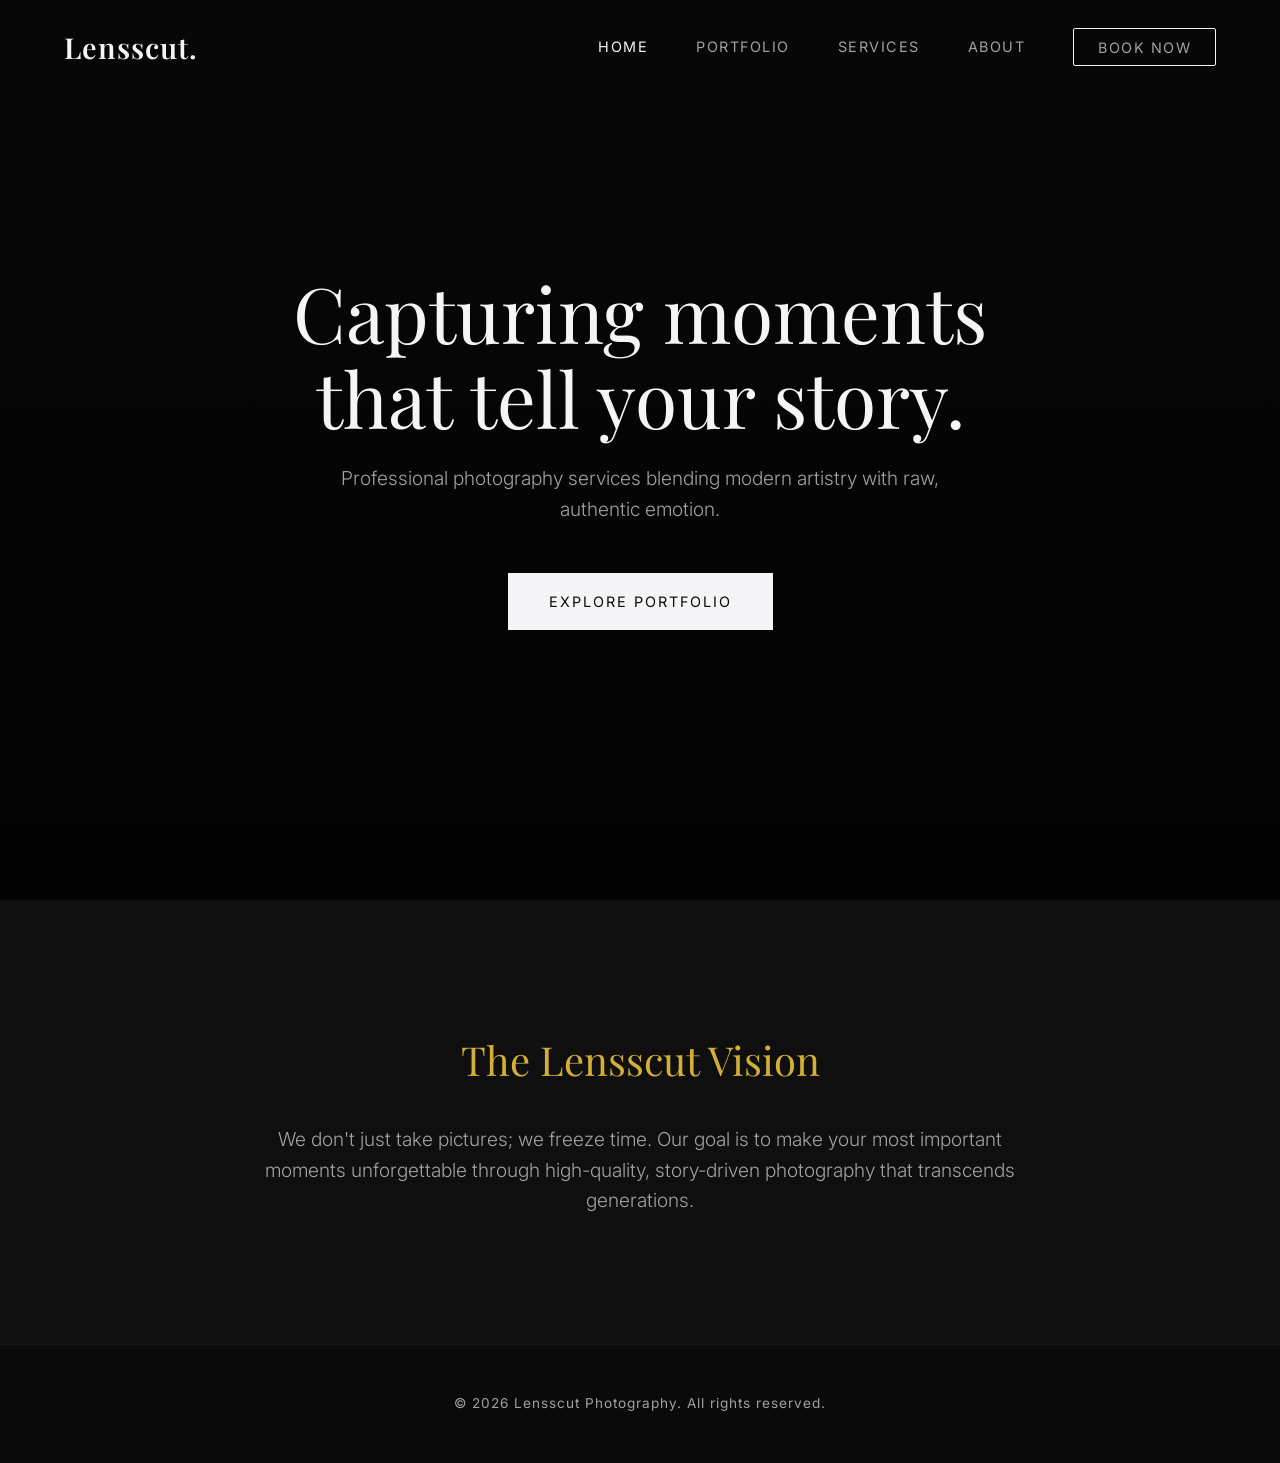
<file: index.html>
<!DOCTYPE html>
<html lang="en">
<head>
    <meta charset="UTF-8">
    <meta name="viewport" content="width=device-width, initial-scale=1.0">
    <title>Lensscut | Professional Photography</title>
    
    <link rel="preconnect" href="https://fonts.googleapis.com">
    <link rel="preconnect" href="https://fonts.gstatic.com" crossorigin>
    <link href="https://fonts.googleapis.com/css2?family=Inter:wght@300;400;500&family=Playfair+Display:ital,wght@0,400;0,600;1,400&display=swap" rel="stylesheet">
    
    <link rel="stylesheet" href="css/styles.css">
</head>
<body>
    <header id="header">
        <nav class="navbar">
            <a href="index.html" class="brand">Lensscut.</a>
            <ul class="nav-links">
                <li><a href="index.html" class="active">Home</a></li>
                <li><a href="portfolio.html">Portfolio</a></li>
                <li><a href="services.html">Services</a></li>
                <li><a href="about.html">About</a></li>
                <li><a href="contact.html" class="btn-nav">Book Now</a></li>
            </ul>
            <div class="burger-menu" id="burger-menu">
                <span></span><span></span><span></span>
            </div>
        </nav>
    </header>

    <main>
        <section class="hero">
            <div class="hero-content">
                <h1 class="animate-up delay-1">Capturing moments <br>that tell your story.</h1>
                <p class="animate-up delay-2">Professional photography services blending modern artistry with raw, authentic emotion.</p>
                <div class="animate-up delay-3">
                    <a href="portfolio.html" class="btn-primary">Explore Portfolio</a>
                </div>
            </div>
        </section>

        <section class="quick-about fade-on-scroll">
            <div class="about-container">
                <h2 class="section-title">The Lensscut Vision</h2>
                <p>We don't just take pictures; we freeze time. Our goal is to make your most important moments unforgettable through high-quality, story-driven photography that transcends generations.</p>
            </div>
        </section>
    </main>

    <footer>
        <p>&copy; 2026 Lensscut Photography. All rights reserved.</p>
    </footer>

    <script src="js/main.js"></script>
</body>
</html>
</file>
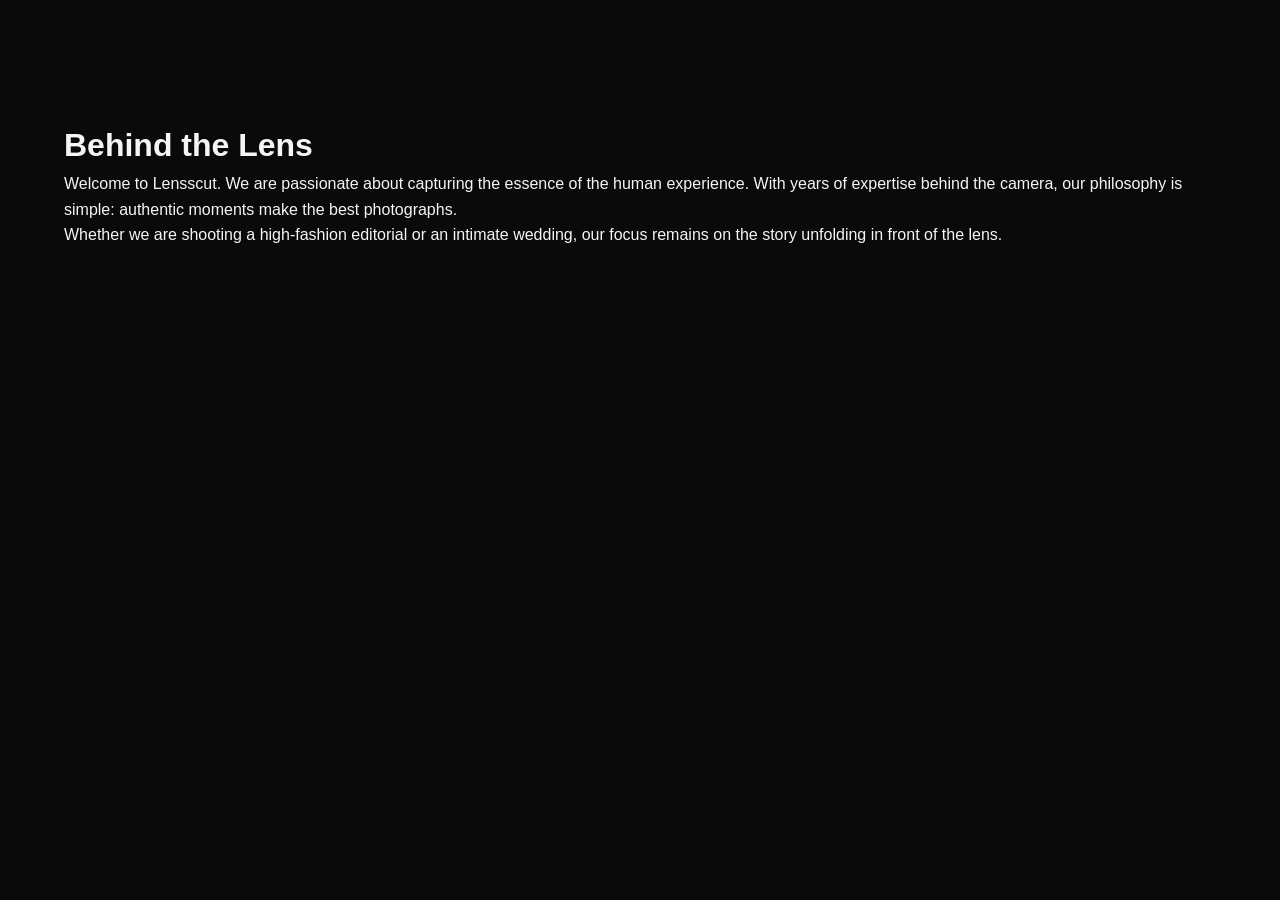
<file: about.html>
<!DOCTYPE html>
<html lang="en">
<head>
    <meta charset="UTF-8">
    <meta name="viewport" content="width=device-width, initial-scale=1.0">
    <title>About | Lensscut</title>
    <link rel="stylesheet" href="css/styles.css">
</head>
<body>
    <main class="page-container fade-in">
        <h1>Behind the Lens</h1>
        <div class="about-content">
            <p>Welcome to Lensscut. We are passionate about capturing the essence of the human experience. With years of expertise behind the camera, our philosophy is simple: authentic moments make the best photographs.</p>
            <p>Whether we are shooting a high-fashion editorial or an intimate wedding, our focus remains on the story unfolding in front of the lens.</p>
        </div>
    </main>
    <script src="js/animations.js"></script>
</body>
</html>
</file>
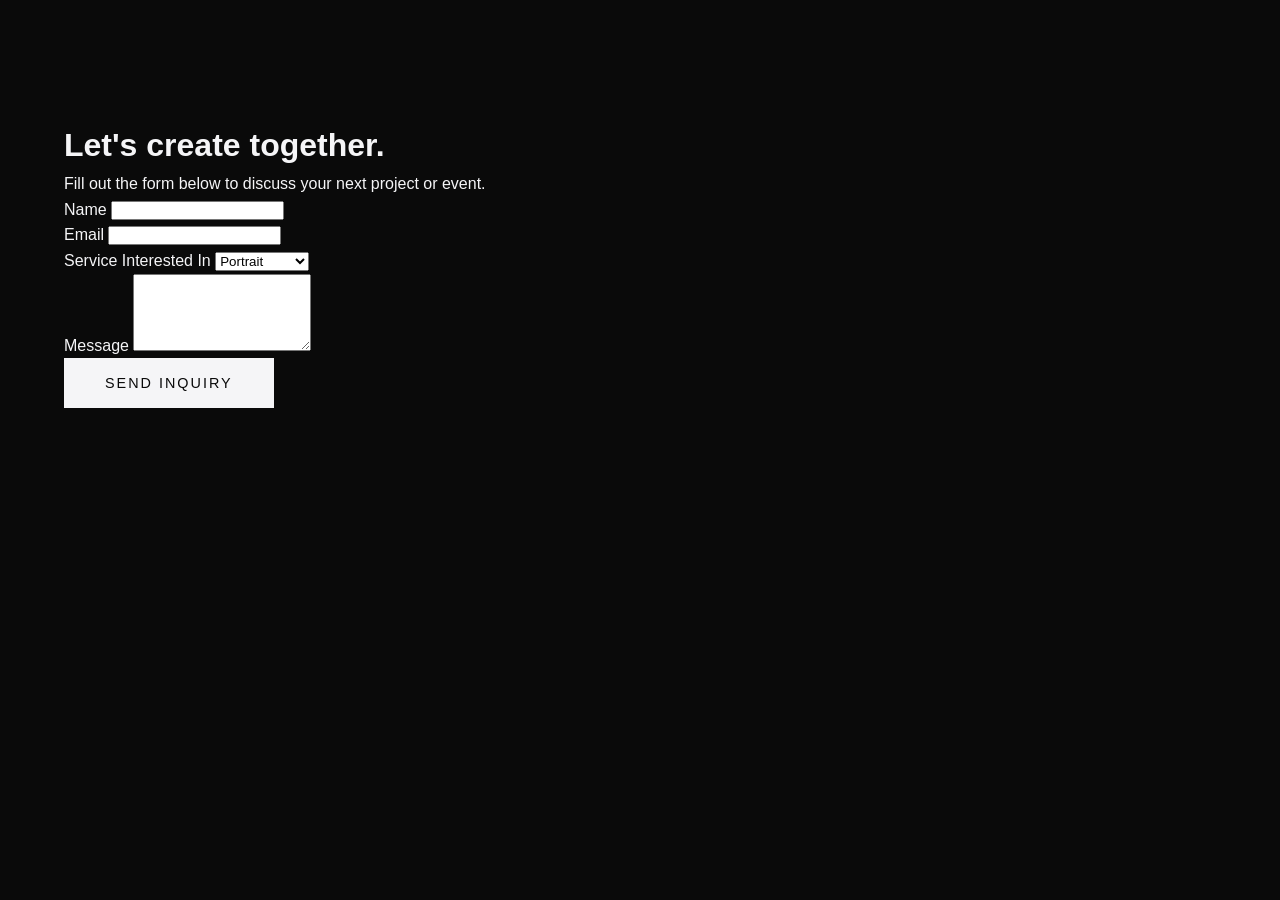
<file: contact.html>
<!DOCTYPE html>
<html lang="en">
<head>
    <meta charset="UTF-8">
    <meta name="viewport" content="width=device-width, initial-scale=1.0">
    <title>Contact | Lensscut</title>
    <link rel="stylesheet" href="css/styles.css">
</head>
<body>
    <main class="page-container fade-in">
        <h1>Let's create together.</h1>
        <p>Fill out the form below to discuss your next project or event.</p>
        
        <form class="contact-form" id="contactForm">
            <div class="form-group">
                <label for="name">Name</label>
                <input type="text" id="name" required>
            </div>
            <div class="form-group">
                <label for="email">Email</label>
                <input type="email" id="email" required>
            </div>
            <div class="form-group">
                <label for="service">Service Interested In</label>
                <select id="service">
                    <option>Portrait</option>
                    <option>Wedding</option>
                    <option>Commercial</option>
                    <option>Other</option>
                </select>
            </div>
            <div class="form-group">
                <label for="message">Message</label>
                <textarea id="message" rows="5" required></textarea>
            </div>
            <button type="submit" class="btn-primary">Send Inquiry</button>
        </form>
    </main>
    <script src="js/main.js"></script>
</body>
</html>
</file>
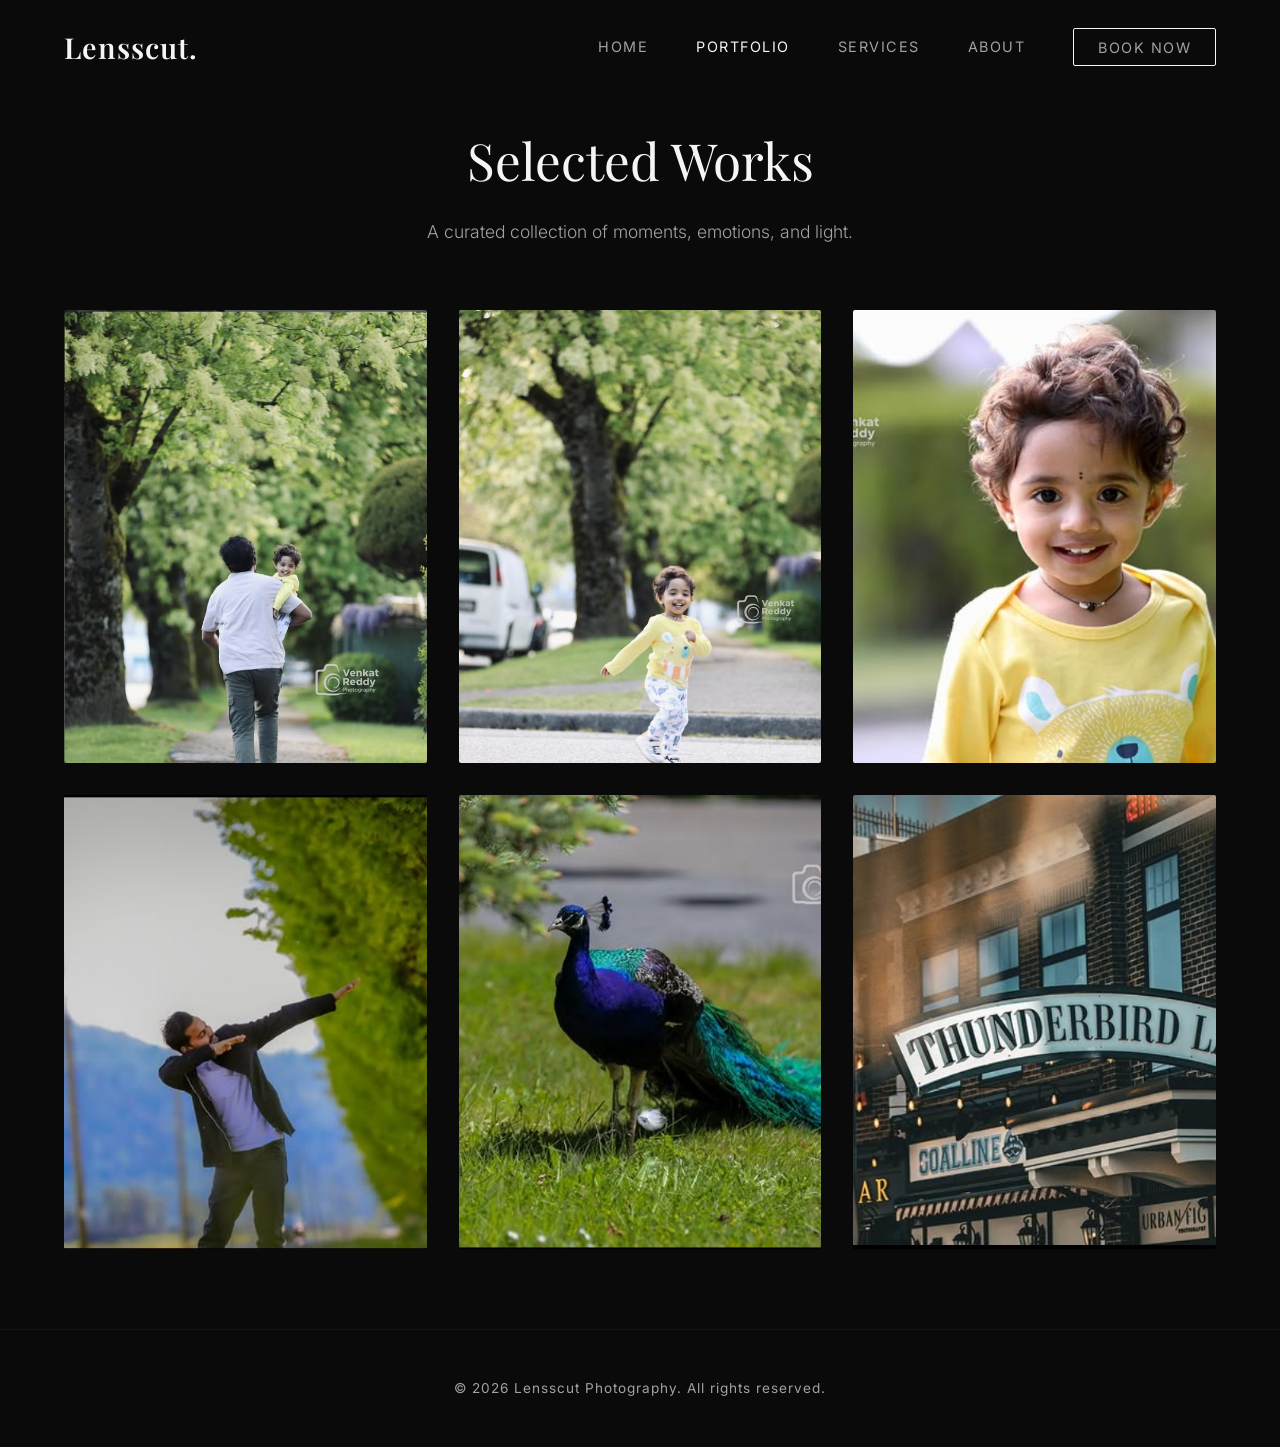
<file: portfolio.html>
<!DOCTYPE html>
<html lang="en">
<head>
    <meta charset="UTF-8">
    <meta name="viewport" content="width=device-width, initial-scale=1.0">
    <title>Portfolio | Lensscut</title>
    
    <!-- Premium Google Fonts -->
    <link rel="preconnect" href="https://fonts.googleapis.com">
    <link rel="preconnect" href="https://fonts.gstatic.com" crossorigin>
    <link href="https://fonts.googleapis.com/css2?family=Inter:wght@300;400;500&family=Playfair+Display:ital,wght@0,400;0,600;1,400&display=swap" rel="stylesheet">
    
    <link rel="stylesheet" href="css/styles.css">
</head>
<body>
    <header id="header">
        <nav class="navbar">
            <a href="index.html" class="brand">Lensscut.</a>
            <ul class="nav-links">
                <li><a href="index.html">Home</a></li>
                <li><a href="portfolio.html" class="active">Portfolio</a></li>
                <li><a href="services.html">Services</a></li>
                <li><a href="about.html">About</a></li>
                <li><a href="contact.html" class="btn-nav">Book Now</a></li>
            </ul>
            <div class="burger-menu" id="burger-menu">
                <span></span><span></span><span></span>
            </div>
        </nav>
    </header>

    <main class="page-container">
        <div class="portfolio-header animate-up delay-1">
            <h1>Selected Works</h1>
            <p>A curated collection of moments, emotions, and light.</p>
        </div>

        <div class="portfolio-grid fade-on-scroll">
            <div class="gallery-item">
                <img src="images/portfolio/img1.jpg" alt="Wedding Photography">
                <div class="gallery-overlay">
                    <span>01</span>
                    <h3>The Vows</h3>
                </div>
            </div>
            <div class="gallery-item">
                <img src="images/portfolio/img2.jpg" alt="Portrait Session">
                <div class="gallery-overlay">
                    <span>02</span>
                    <h3>Studio Portraits</h3>
                </div>
            </div>
            <div class="gallery-item">
                <img src="images/portfolio/img3.jpg" alt="Commercial Shoot">
                <div class="gallery-overlay">
                    <span>03</span>
                    <h3>Brand Editorials</h3>
                </div>
            </div>
            <div class="gallery-item">
                <img src="images/portfolio/img4.jpg" alt="Event Photography">
                <div class="gallery-overlay">
                    <span>04</span>
                    <h3>Live Events</h3>
                </div>
            </div>
            <div class="gallery-item">
                <img src="images/portfolio/img5.jpg" alt="Nature Photography">
                <div class="gallery-overlay">
                    <span>05</span>
                    <h3>Landscapes</h3>
                </div>
            </div>
            <div class="gallery-item">
                <img src="images/portfolio/img6.jpg" alt="Street Photography">
                <div class="gallery-overlay">
                    <span>06</span>
                    <h3>Urban Life</h3>
                </div>
            </div>
        </div>
    </main>

    <footer>
        <p>&copy; 2026 Lensscut Photography. All rights reserved.</p>
    </footer>

    <script src="js/main.js"></script>
</body>
</html>
</file>
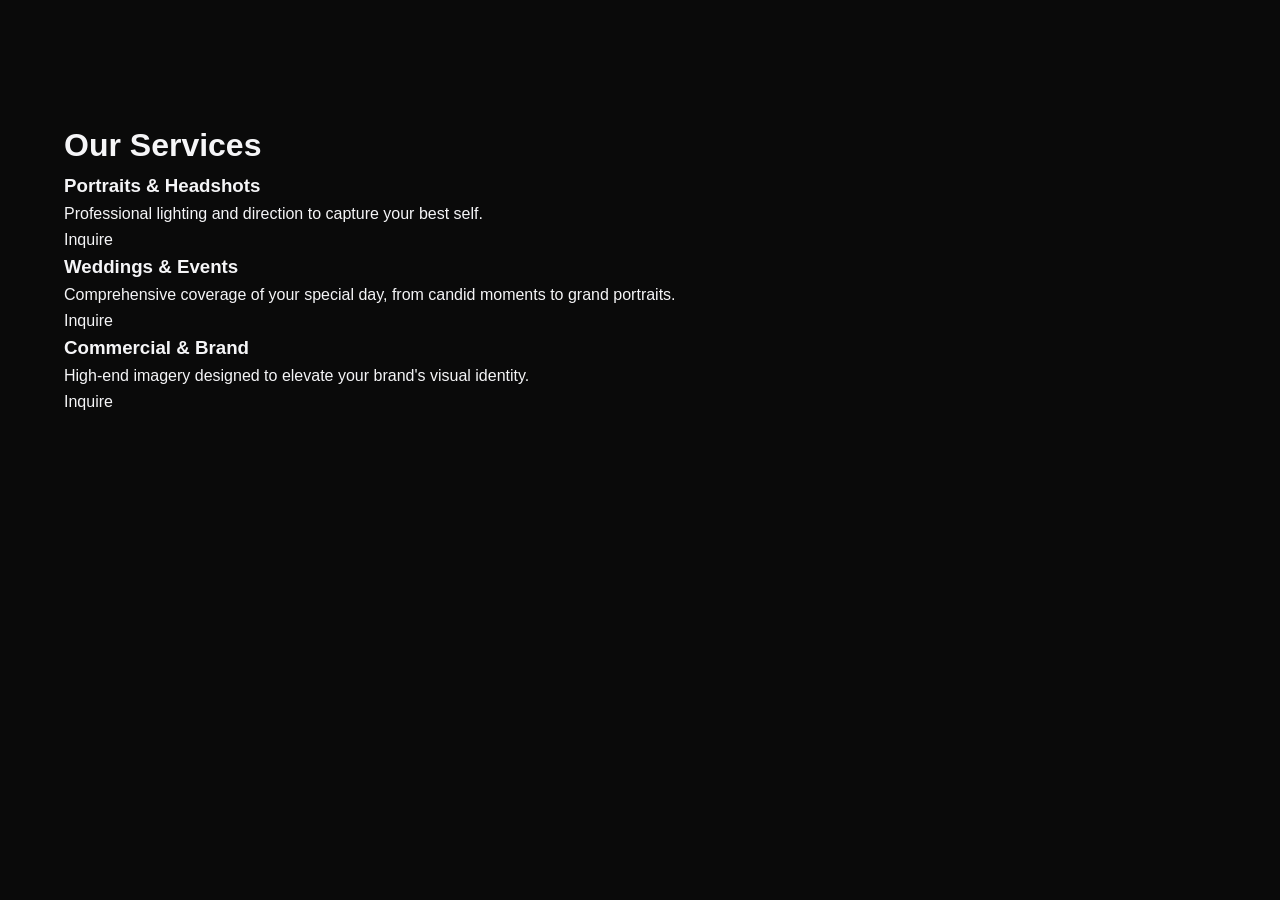
<file: services.html>
<!DOCTYPE html>
<html lang="en">
<head>
    <meta charset="UTF-8">
    <meta name="viewport" content="width=device-width, initial-scale=1.0">
    <title>Services | Lensscut</title>
    <link rel="stylesheet" href="css/styles.css">
    <link rel="stylesheet" href="css/responsive.css">
</head>
<body>
    <main class="page-container fade-in">
        <h1>Our Services</h1>
        <div class="services-container">
            <div class="service-card">
                <h3>Portraits & Headshots</h3>
                <p>Professional lighting and direction to capture your best self.</p>
                <a href="contact.html" class="btn-secondary">Inquire</a>
            </div>
            <div class="service-card">
                <h3>Weddings & Events</h3>
                <p>Comprehensive coverage of your special day, from candid moments to grand portraits.</p>
                <a href="contact.html" class="btn-secondary">Inquire</a>
            </div>
            <div class="service-card">
                <h3>Commercial & Brand</h3>
                <p>High-end imagery designed to elevate your brand's visual identity.</p>
                <a href="contact.html" class="btn-secondary">Inquire</a>
            </div>
        </div>
    </main>
    <script src="js/animations.js"></script>
</body>
</html>
</file>
<file: css/styles.css>
/* --- CSS VARIABLES (Premium Color Palette) --- */
:root {
    --bg-color: #0a0a0a;
    --text-main: #f5f5f7;
    --text-muted: #a1a1a6;
    --accent: #d4af37; /* Subtle gold */
    --font-heading: 'Playfair Display', serif;
    --font-body: 'Inter', sans-serif;
    --transition-smooth: 0.6s cubic-bezier(0.16, 1, 0.3, 1);
}

/* --- RESET & BASE --- */
* {
    margin: 0;
    padding: 0;
    box-sizing: border-box;
}

body {
    background-color: var(--bg-color);
    color: var(--text-main);
    font-family: var(--font-body);
    -webkit-font-smoothing: antialiased;
    line-height: 1.6;
    overflow-x: hidden;
}

a {
    text-decoration: none;
    color: inherit;
}

/* --- NAVIGATION --- */
header {
    position: fixed;
    top: 0;
    width: 100%;
    padding: 1.5rem 5%;
    z-index: 1000;
    transition: var(--transition-smooth);
}

header.scrolled {
    background: rgba(10, 10, 10, 0.85);
    backdrop-filter: blur(12px);
    padding: 1rem 5%;
    border-bottom: 1px solid rgba(255, 255, 255, 0.05);
}

.navbar {
    display: flex;
    justify-content: space-between;
    align-items: center;
    max-width: 1400px;
    margin: 0 auto;
}

.brand {
    font-family: var(--font-heading);
    font-size: 1.8rem;
    font-weight: 600;
    letter-spacing: 1px;
}

.nav-links {
    list-style: none;
    display: flex;
    align-items: center;
    gap: 3rem;
}

.nav-links a {
    font-size: 0.9rem;
    font-weight: 400;
    text-transform: uppercase;
    letter-spacing: 1.5px;
    color: var(--text-muted);
    transition: var(--transition-smooth);
    position: relative;
}

.nav-links a:not(.btn-nav):hover, .nav-links a.active {
    color: var(--text-main);
}

/* Hover underline effect */
.nav-links a:not(.btn-nav)::after {
    content: '';
    position: absolute;
    width: 0;
    height: 1px;
    bottom: -4px;
    left: 0;
    background-color: var(--accent);
    transition: width 0.4s ease;
}

.nav-links a:not(.btn-nav):hover::after {
    width: 100%;
}

/* Nav Button */
.btn-nav {
    border: 1px solid var(--text-main);
    padding: 0.6rem 1.5rem;
    border-radius: 2px;
    color: var(--text-main);
}

.btn-nav:hover {
    background-color: var(--text-main);
    color: var(--bg-color);
}

/* --- HERO SECTION --- */
.hero {
    height: 100vh;
    display: flex;
    align-items: center;
    padding: 0 5%;
    position: relative;
    /* High-end cinematic background */
    background: linear-gradient(rgba(0, 0, 0, 0.3), rgba(0, 0, 0, 0.7)), 
                url('https://images.unsplash.com/photo-1542038784456-1ea8e935640e?ixlib=rb-4.0.3&auto=format&fit=crop&w=2070&q=80') center/cover no-repeat;
}

.hero-content {
    max-width: 800px;
    margin: 0 auto;
    text-align: center;
}

.hero h1 {
    font-family: var(--font-heading);
    font-size: clamp(3rem, 6vw, 5.5rem);
    font-weight: 400;
    line-height: 1.1;
    margin-bottom: 1.5rem;
}

.hero p {
    font-size: clamp(1rem, 1.5vw, 1.25rem);
    color: var(--text-muted);
    font-weight: 300;
    max-width: 600px;
    margin: 0 auto 3rem auto;
}

.btn-primary {
    display: inline-block;
    background-color: var(--text-main);
    color: var(--bg-color);
    padding: 1rem 2.5rem;
    font-size: 0.9rem;
    text-transform: uppercase;
    letter-spacing: 2px;
    border: 1px solid var(--text-main);
    transition: var(--transition-smooth);
}

.btn-primary:hover {
    background-color: transparent;
    color: var(--text-main);
}

/* --- QUICK ABOUT SECTION --- */
.quick-about {
    padding: 8rem 5%;
    background-color: #0f0f0f;
    text-align: center;
}

.about-container {
    max-width: 800px;
    margin: 0 auto;
}

.section-title {
    font-family: var(--font-heading);
    font-size: 2.5rem;
    font-weight: 400;
    margin-bottom: 2rem;
    color: var(--accent);
}

.quick-about p {
    font-size: 1.2rem;
    color: var(--text-muted);
    font-weight: 300;
}

/* --- FOOTER --- */
footer {
    text-align: center;
    padding: 3rem 5%;
    border-top: 1px solid rgba(255, 255, 255, 0.05);
    font-size: 0.85rem;
    color: var(--text-muted);
    letter-spacing: 1px;
}

/* --- ANIMATIONS --- */
/* 1. Initial Load Animations for Hero */
.animate-up {
    opacity: 0;
    transform: translateY(40px);
    animation: fadeUpAnim 1s cubic-bezier(0.16, 1, 0.3, 1) forwards;
}

.delay-1 { animation-delay: 0.2s; }
.delay-2 { animation-delay: 0.4s; }
.delay-3 { animation-delay: 0.6s; }

@keyframes fadeUpAnim {
    to {
        opacity: 1;
        transform: translateY(0);
    }
}

/* 2. Scroll Animations */
.fade-on-scroll {
    opacity: 0;
    transform: translateY(50px);
    transition: opacity 1s ease-out, transform 1s cubic-bezier(0.16, 1, 0.3, 1);
}

.fade-on-scroll.is-visible {
    opacity: 1;
    transform: translateY(0);
}

/* --- RESPONSIVE / MOBILE --- */
.burger-menu {
    display: none;
    cursor: pointer;
    flex-direction: column;
    gap: 6px;
}

.burger-menu span {
    display: block;
    width: 25px;
    height: 2px;
    background-color: var(--text-main);
    transition: 0.3s;
}

@media (max-width: 768px) {
    .nav-links {
        position: fixed;
        top: 0;
        right: -100%;
        height: 100vh;
        width: 100%;
        background-color: var(--bg-color);
        flex-direction: column;
        justify-content: center;
        transition: right 0.5s ease;
    }

    .nav-links.nav-active {
        right: 0;
    }

    .burger-menu {
        display: flex;
        z-index: 1001;
    }
    
    /* Burger animation to X */
    .toggle .line1 { transform: rotate(-45deg) translate(-5px, 6px); }
    .toggle .line2 { opacity: 0; }
    .toggle .line3 { transform: rotate(45deg) translate(-5px, -6px); }
}


/* --- INTERNAL PAGE BASE --- */
.page-container {
    padding-top: 120px; /* Accounts for fixed header */
    padding-bottom: 5rem;
    max-width: 1400px;
    margin: 0 auto;
    width: 90%;
}

/* --- PORTFOLIO HEADER --- */
.portfolio-header {
    text-align: center;
    margin-bottom: 4rem;
}

.portfolio-header h1 {
    font-family: var(--font-heading);
    font-size: clamp(2.5rem, 4vw, 4rem);
    font-weight: 400;
    margin-bottom: 1rem;
}

.portfolio-header p {
    color: var(--text-muted);
    font-size: 1.1rem;
    font-weight: 300;
}

/* --- LUXURY PORTFOLIO GRID --- */
.portfolio-grid {
    display: grid;
    grid-template-columns: repeat(auto-fill, minmax(350px, 1fr));
    gap: 2rem;
}

.gallery-item {
    position: relative;
    overflow: hidden;
    border-radius: 2px;
    aspect-ratio: 4 / 5; /* Gives images a nice, uniform portrait look */
    cursor: pointer;
    background-color: #1a1a1a;
}

.gallery-item img {
    width: 100%;
    height: 100%;
    object-fit: cover;
    transition: transform 0.8s cubic-bezier(0.16, 1, 0.3, 1);
    display: block;
}

/* --- HOVER OVERLAYS --- */
.gallery-overlay {
    position: absolute;
    inset: 0; /* Shorthand for top/right/bottom/left 0 */
    background: linear-gradient(to top, rgba(0,0,0,0.8) 0%, rgba(0,0,0,0) 50%);
    opacity: 0;
    display: flex;
    flex-direction: column;
    justify-content: flex-end;
    padding: 2rem;
    transition: opacity 0.5s ease;
}

.gallery-overlay span {
    color: var(--accent);
    font-family: var(--font-body);
    font-size: 0.8rem;
    letter-spacing: 2px;
    margin-bottom: 0.5rem;
    transform: translateY(10px);
    transition: transform 0.5s ease;
}

.gallery-overlay h3 {
    font-family: var(--font-heading);
    font-size: 1.5rem;
    font-weight: 400;
    transform: translateY(10px);
    transition: transform 0.5s ease;
}

/* Interaction Effects */
.gallery-item:hover img {
    transform: scale(1.05); /* Subtle slow zoom */
}

.gallery-item:hover .gallery-overlay {
    opacity: 1;
}

.gallery-item:hover .gallery-overlay span,
.gallery-item:hover .gallery-overlay h3 {
    transform: translateY(0);
}

/* --- RESPONSIVE ADJUSTMENTS --- */
@media (max-width: 768px) {
    .portfolio-grid {
        grid-template-columns: 1fr;
        gap: 1rem;
    }
}
</file>
<file: css/responsive.css>
@media screen and (max-width: 768px) {
    .nav-links {
        display: none; /* Hide by default on mobile, toggled via JS */
        flex-direction: column;
        width: 100%;
        position: absolute;
        top: 80px;
        left: 0;
        background: #0a0a0a;
        padding: 2rem 0;
    }

    .nav-links.active {
        display: flex;
    }

    .burger-menu {
        display: flex;
        flex-direction: column;
        gap: 5px;
        cursor: pointer;
    }

    .burger-menu span {
        width: 25px;
        height: 3px;
        background: #fff;
        transition: 0.3s;
    }

    .hero-content h1 {
        font-size: 2.5rem;
    }
}
</file>
